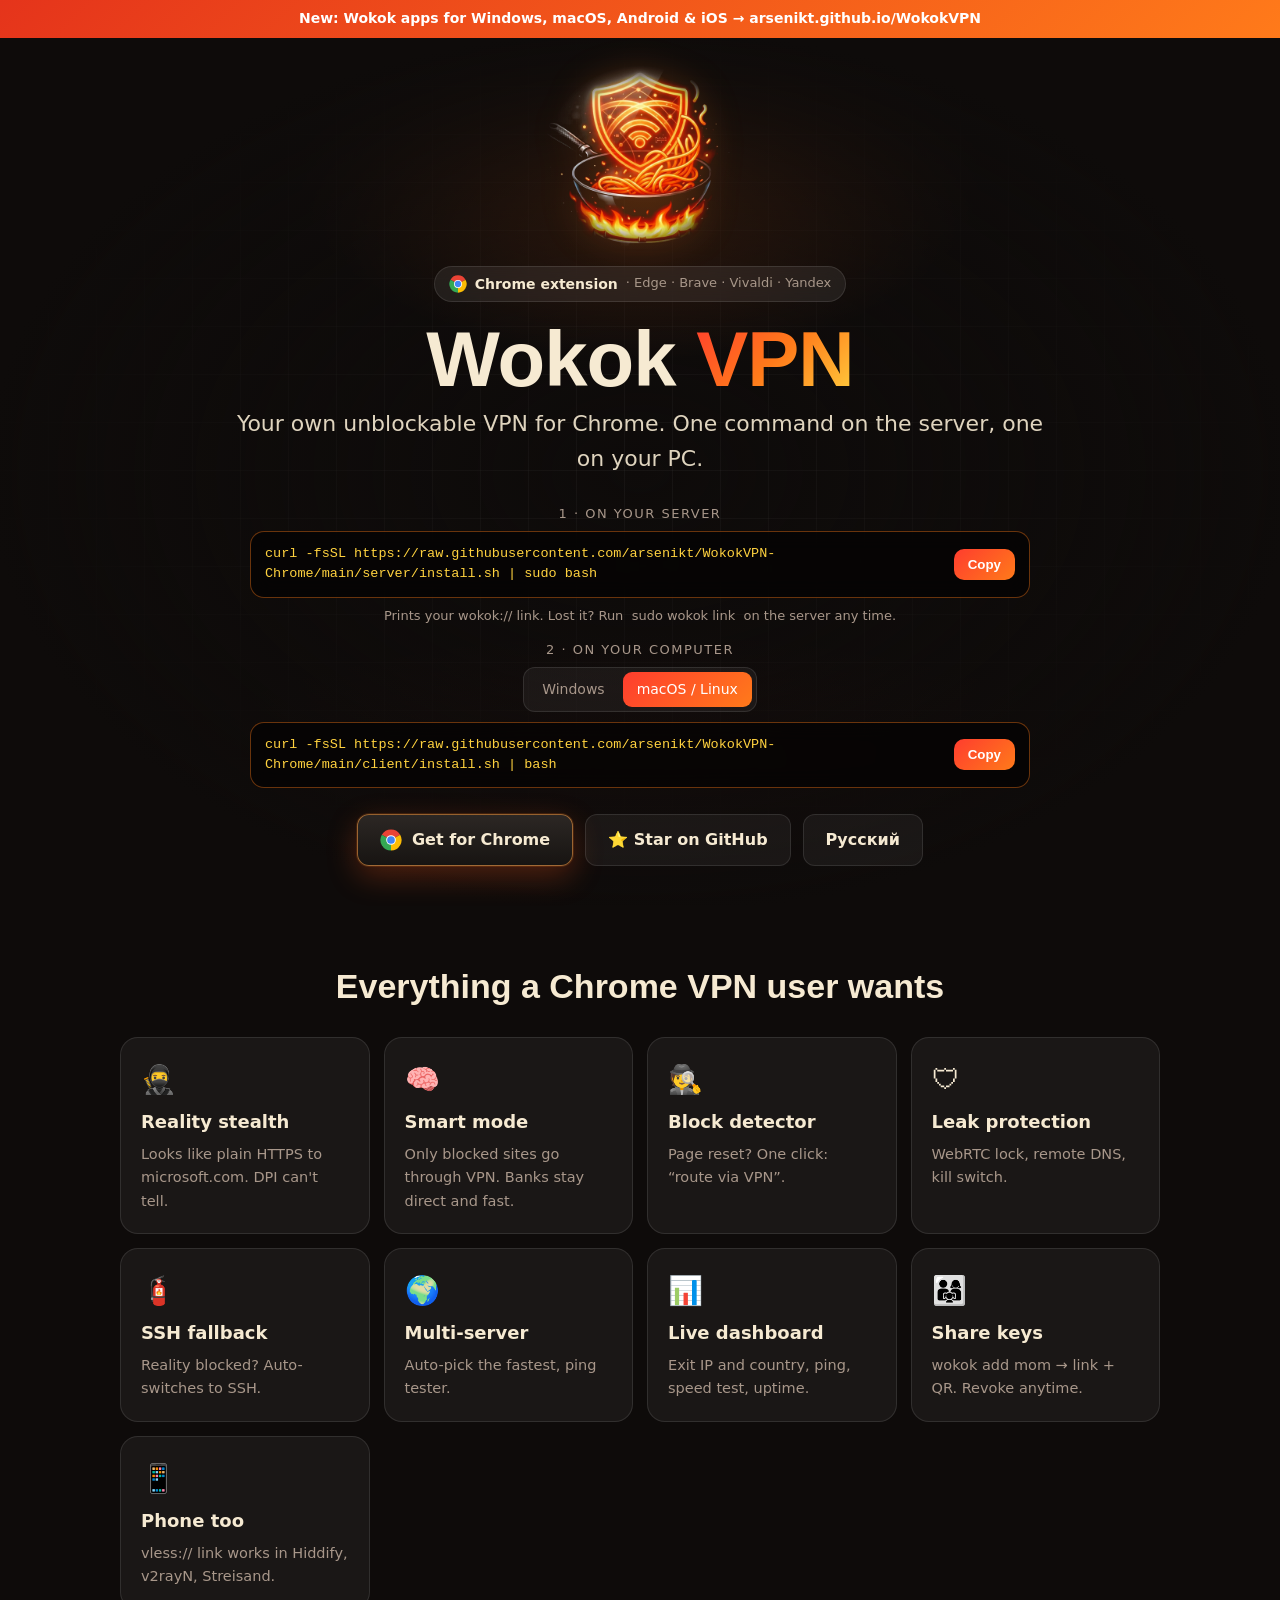
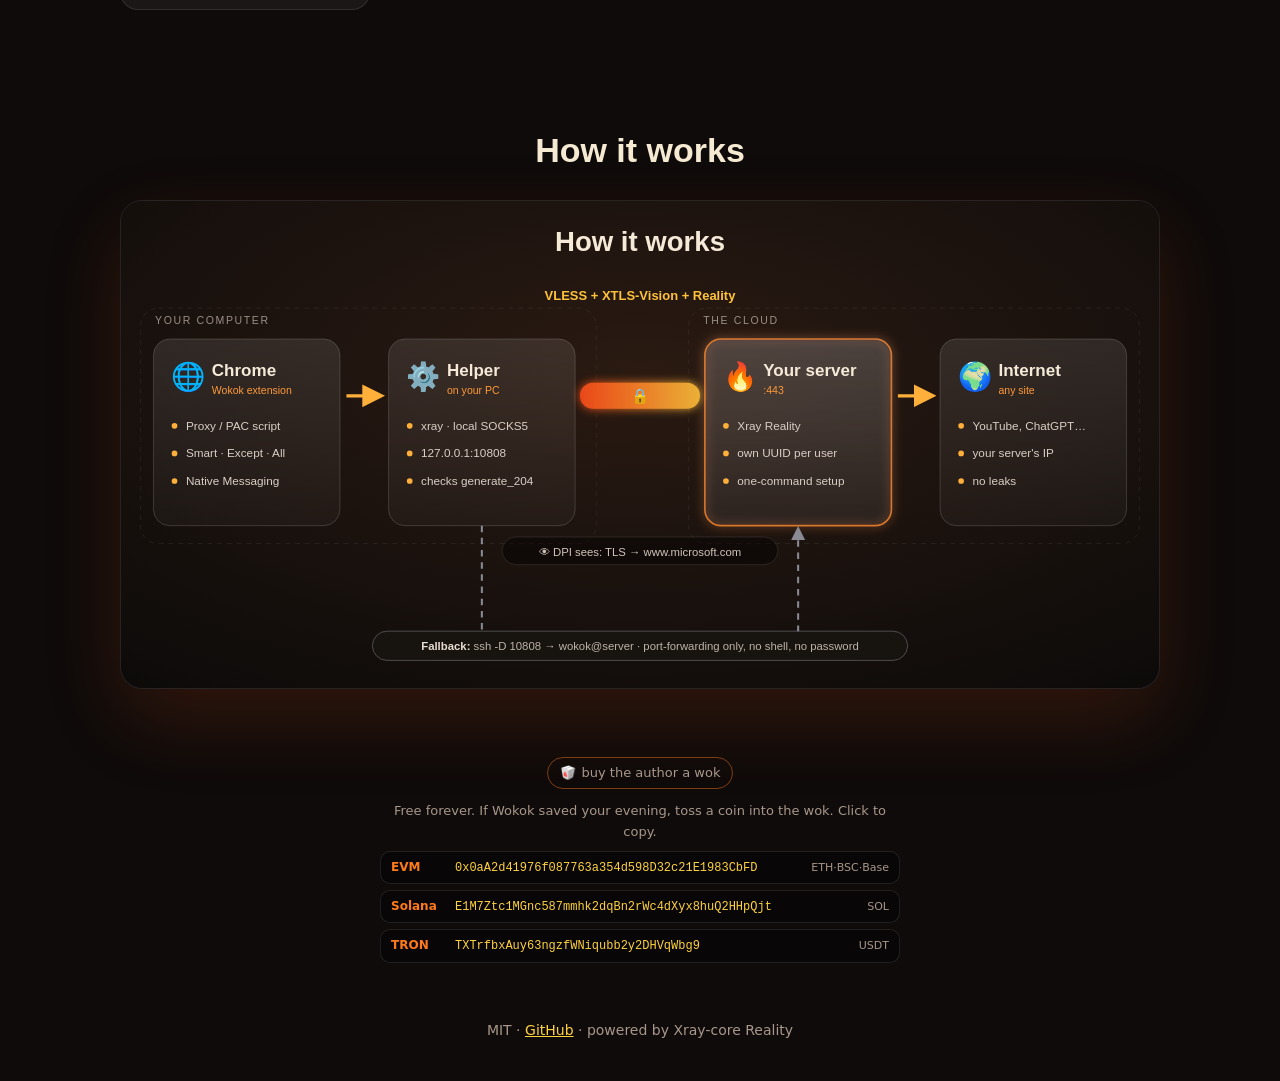
<file: docs/index.html>
<!doctype html>
<html lang="en">
<head>
<meta charset="utf-8">
<meta name="viewport" content="width=device-width,initial-scale=1">
<title>Wokok VPN — your own unblockable VPN for Chrome</title>
<meta name="description" content="VLESS Reality + SSH fallback, smart per-site routing, leak protection. One command on the server, one on your PC.">
<meta property="og:title" content="Wokok VPN — stir-fry your traffic">
<meta property="og:description" content="Your own unblockable VPN for Chrome. Open source.">
<meta property="og:image" content="https://arsenikt.github.io/WokokVPN-Chrome/img/banner.png">
<meta name="twitter:card" content="summary_large_image">
<link rel="icon" href="img/logo.png">
<style>
:root{--bg:#0e0b0a;--paper:#f6ead2;--fire:#ff7a1a;--chili:#ff3d2e;--gold:#ffd23f;--muted:#a8978a;--glass:rgba(255,255,255,.05);--line:rgba(255,255,255,.1)}
*{box-sizing:border-box}body{margin:0;background:var(--bg);color:var(--paper);font:16px/1.6 "Segoe UI",system-ui,-apple-system,sans-serif}
a{color:var(--gold)}
.hero{position:relative;min-height:92vh;display:grid;place-items:center;text-align:center;padding:40px 20px;overflow:hidden}
.hero:before{content:"";position:absolute;inset:0;background:radial-gradient(38% 30% at 50% 16%,rgba(255,110,30,.30),transparent 70%),radial-gradient(70% 45% at 50% 100%,rgba(255,61,46,.16),transparent 70%),linear-gradient(rgba(255,255,255,.035) 1px,transparent 1px) 0 0/48px 48px,linear-gradient(90deg,rgba(255,255,255,.035) 1px,transparent 1px) 0 0/48px 48px}
.hero:after{content:"";position:absolute;inset:0;background:radial-gradient(60% 60% at 50% 50%,transparent,var(--bg) 85%),linear-gradient(transparent 60%,var(--bg))}
.hero>div{position:relative;z-index:1;max-width:820px}
.logo{display:block;width:200px;margin:-20px auto -6px;filter:drop-shadow(0 0 18px rgba(255,122,26,.35));animation:sim 4s ease-in-out infinite}@keyframes sim{50%{transform:translateY(-6px);filter:drop-shadow(0 0 28px rgba(255,140,40,.55))}}
h1{font:900 clamp(40px,7vw,78px)/1 "Segoe UI Black","Arial Black",sans-serif;margin:18px 0 8px;letter-spacing:-1px}
h1 span{background:linear-gradient(135deg,var(--chili),var(--fire),var(--gold));-webkit-background-clip:text;background-clip:text;color:transparent}
.sub{font-size:clamp(17px,2.2vw,22px);color:var(--paper);opacity:.9;margin:0 0 28px}
.tabs{display:inline-flex;gap:4px;padding:4px;border:1px solid var(--line);border-radius:12px;background:var(--glass);margin-bottom:10px}
.tabs button{border:0;background:none;color:var(--muted);padding:6px 14px;border-radius:9px;cursor:pointer;font:inherit;font-size:14px}
.tabs button.on{background:linear-gradient(135deg,var(--chili),var(--fire));color:#fff}
.cmd{display:flex;align-items:center;gap:10px;max-width:780px;margin:0 auto 10px;padding:12px 14px;border-radius:14px;background:rgba(0,0,0,.55);border:1px solid rgba(255,122,26,.4);backdrop-filter:blur(10px);text-align:left}
.cmd code{flex:1;min-width:0;font:13.5px/1.5 Consolas,monospace;color:var(--gold);white-space:normal;overflow-wrap:anywhere}
.cmd button{border:0;border-radius:10px;padding:8px 14px;font-weight:700;color:#fff;background:linear-gradient(135deg,var(--chili),var(--fire));cursor:pointer}
.hint2{font-size:13px;color:var(--muted);margin:-2px 0 6px;white-space:pre-wrap}
.cpill{text-decoration:none;color:var(--paper);transition:.2s;display:inline-flex;align-items:center;gap:8px;margin:14px 0 0;padding:6px 14px;border-radius:999px;background:rgba(255,255,255,.07);border:1px solid var(--line);backdrop-filter:blur(8px);font-size:14px;font-weight:600}
.cpill:hover{border-color:rgba(255,122,26,.6);background:rgba(255,122,26,.12);transform:translateY(-1px)}
.cpill i{font-style:normal;font-weight:400;color:var(--muted);font-size:13px}
.btn.chrome{display:inline-flex;align-items:center;gap:10px;background:linear-gradient(180deg,#2c2724,#171412);color:var(--paper);border:1px solid rgba(255,160,70,.55);box-shadow:0 0 0 1px rgba(255,122,26,.15),0 10px 30px rgba(255,90,30,.28)}
.btn.chrome:hover{border-color:var(--fire);box-shadow:0 0 0 1px rgba(255,122,26,.4),0 12px 36px rgba(255,90,30,.42)}
.step{font-size:13px;color:var(--muted);margin:14px 0 6px;text-transform:uppercase;letter-spacing:1.5px}
.btns{margin-top:26px;display:flex;gap:12px;justify-content:center;flex-wrap:wrap}
.btn{padding:12px 22px;border-radius:12px;text-decoration:none;font-weight:700;border:1px solid var(--line);background:var(--glass);color:var(--paper)}
.btn.main{background:linear-gradient(135deg,var(--chili),var(--fire));border:0;color:#fff;box-shadow:0 10px 30px rgba(255,90,30,.35)}
section{max-width:1080px;margin:0 auto;padding:60px 20px}
h2{font:800 34px/1.2 "Segoe UI",sans-serif;text-align:center;margin:0 0 30px}
.grid{display:grid;grid-template-columns:repeat(auto-fit,minmax(240px,1fr));gap:14px}
.card{padding:20px;border-radius:18px;background:var(--glass);border:1px solid var(--line)}
.card b{display:block;font-size:18px;margin:6px 0}.card p{margin:0;color:var(--muted);font-size:14.5px}
.card i{font-style:normal;font-size:28px}
.wide{width:100%;border-radius:22px;border:1px solid var(--line);box-shadow:0 30px 80px rgba(255,90,30,.15)}
footer{text-align:center;color:var(--muted);padding:40px 20px;font-size:14px}
.tip{max-width:560px;margin:0 auto;padding:0 20px 10px;text-align:center}
.tip .tipt{display:inline-flex;align-items:center;gap:6px;padding:5px 12px;border-radius:999px;border:1px solid var(--line);color:var(--muted);font-size:13px;opacity:.7;transition:opacity .2s}
.tip .tipt{opacity:1;border-color:rgba(255,122,26,.45)}
.tip p{color:var(--muted);font-size:13px;margin:12px 0 8px}
.addr{display:flex;align-items:center;gap:8px;margin:6px 0;padding:6px 10px;border-radius:10px;background:rgba(0,0,0,.4);border:1px solid var(--line);cursor:copy;text-align:left}
.addr b{min-width:56px;color:var(--fire);font-size:12px}.addr code{flex:1;min-width:0;font:12px Consolas,monospace;color:var(--gold);overflow-wrap:anywhere}
.addr span{font-size:11px;color:var(--muted);white-space:nowrap}
</style>
</head>
<body>
<a href="https://arsenikt.github.io/WokokVPN/" style="display:block;text-align:center;padding:9px 14px;background:linear-gradient(135deg,#e5341b,#ff7a1a);color:#fff;font:600 14px/1.4 system-ui,sans-serif;text-decoration:none">New: Wokok apps for Windows, macOS, Android &amp; iOS &rarr; arsenikt.github.io/WokokVPN</a>
<div class="hero"><div>
  <img class="logo" src="img/logo-glow.png" alt="">
  <a class="cpill" href="https://github.com/arsenikt/WokokVPN-Chrome/releases/latest"><img src="img/chrome.svg" alt="" width="18" height="18"><span data-en="Chrome extension" data-ru="Расширение для Chrome"></span><i>· Edge · Brave · Vivaldi · Yandex</i></a>
  <h1>Wokok <span>VPN</span></h1>
  <p class="sub" data-en="Your own unblockable VPN for Chrome. One command on the server, one on your PC." data-ru="Свой неблокируемый VPN для Chrome. Одна команда на сервере, одна на ПК."></p>
  <div class="step" data-en="1 · on your server" data-ru="1 · на сервере"></div>
  <div class="cmd"><code>curl -fsSL https://raw.githubusercontent.com/arsenikt/WokokVPN-Chrome/main/server/install.sh | sudo bash</code><button>Copy</button></div>
  <div class="hint2" data-en="Prints your wokok:// link. Lost it? Run  sudo wokok link  on the server any time." data-ru="Выдаст ссылку wokok://. Потеряли? На сервере в любой момент:  sudo wokok link"></div>
  <div class="step" data-en="2 · on your computer" data-ru="2 · на компьютере"></div>
  <div class="tabs"><button class="on" data-os="win">Windows</button><button data-os="nix">macOS / Linux</button></div>
  <div class="cmd"><code id="client"></code><button>Copy</button></div>
  <div class="btns">
    <a class="btn chrome" href="https://github.com/arsenikt/WokokVPN-Chrome/releases/latest"><img src="img/chrome.svg" alt="" width="22" height="22"><span data-en="Get for Chrome" data-ru="Установить в Chrome"></span></a>
    <a class="btn" href="https://github.com/arsenikt/WokokVPN-Chrome" data-en="⭐ Star on GitHub" data-ru="⭐ Звезда на GitHub"></a>
    <a class="btn" href="#" id="lang">Русский</a>
  </div>
</div></div>

<section>
  <h2 data-en="Everything a Chrome VPN user wants" data-ru="Всё, что нужно тем, кто сидит через VPN в Chrome"></h2>
  <div class="grid" id="features"></div>
</section>
<section><h2 data-en="How it works" data-ru="Как это работает"></h2><img class="wide hiw" src="img/how-it-works.svg" data-src-en="img/how-it-works.svg" data-src-ru="img/how-it-works.ru.svg" alt="How it works"></section>
<div class="tip" id="wok">
  <div class="tipt">🥡 <span data-en="buy the author a wok" data-ru="на покупку вока"></span></div>
  <p data-en="Free forever. If Wokok saved your evening, toss a coin into the wok. Click to copy." data-ru="Бесплатно навсегда. Если Wokok выручил, киньте монетку в вок. Нажмите, чтобы скопировать."></p>
  <div class="addr"><b>EVM</b><code>0x0aA2d41976f087763a354d598D32c21E1983CbFD</code><span>ETH·BSC·Base</span></div>
  <div class="addr"><b>Solana</b><code>E1M7Ztc1MGnc587mmhk2dqBn2rWc4dXyx8huQ2HHpQjt</code><span>SOL</span></div>
  <div class="addr"><b>TRON</b><code>TXTrfbxAuy63ngzfWNiqubb2y2DHVqWbg9</code><span>USDT</span></div>
</div>
<footer>MIT · <a href="https://github.com/arsenikt/WokokVPN-Chrome">GitHub</a> · powered by Xray-core Reality</footer>

<script>
const F=[["🥷","Reality stealth","Reality-маскировка","Looks like plain HTTPS to microsoft.com. DPI can't tell.","Выглядит как обычный HTTPS к microsoft.com, DPI не отличит."],
["🧠","Smart mode","Умный режим","Only blocked sites go through VPN. Banks stay direct and fast.","Через VPN только заблокированное, банки работают напрямую и быстро."],
["🕵️","Block detector","Детектор блокировок","Page reset? One click: “route via VPN”.","Сайт отвалился? Один клик: «открыть через VPN»."],
["🛡","Leak protection","Без утечек","WebRTC lock, remote DNS, kill switch.","Блок WebRTC, удалённый DNS, kill switch."],
["🧯","SSH fallback","Запасной SSH","Reality blocked? Auto-switches to SSH.","Reality заблокировали? Сам переключится на SSH."],
["🌍","Multi-server","Много серверов","Auto-pick the fastest, ping tester.","Автовыбор самого быстрого, пинг-тест."],
["📊","Live dashboard","Дашборд","Exit IP and country, ping, speed test, uptime.","IP и страна, пинг, тест скорости, аптайм."],
["👨‍👩‍👧","Share keys","Ключи для близких","wokok add mom → link + QR. Revoke anytime.","wokok add mama → ссылка + QR. Отзыв в любой момент."],
["📱","Phone too","И на телефоне","vless:// link works in Hiddify, v2rayN, Streisand.","Ссылка vless:// работает в Hiddify, v2rayN, Streisand."]];
const CL={win:"irm https://raw.githubusercontent.com/arsenikt/WokokVPN-Chrome/main/client/install.ps1 | iex",nix:"curl -fsSL https://raw.githubusercontent.com/arsenikt/WokokVPN-Chrome/main/client/install.sh | bash"};
let L=navigator.language.startsWith("ru")?"ru":"en",os=navigator.platform.startsWith("Win")?"win":"nix";
function render(){document.documentElement.lang=L;document.querySelectorAll("[data-src-en]").forEach(e=>e.src=e.dataset["src"+L[0].toUpperCase()+L[1]]);document.querySelectorAll("[data-en]").forEach(e=>e.textContent=e.dataset[L]);
document.getElementById("lang").textContent=L==="ru"?"English":"Русский";
document.getElementById("features").innerHTML=F.map(f=>`<div class="card"><i>${f[0]}</i><b>${L==="ru"?f[2]:f[1]}</b><p>${L==="ru"?f[4]:f[3]}</p></div>`).join("");
document.getElementById("client").textContent=CL[os];document.querySelectorAll(".tabs button").forEach(b=>b.classList.toggle("on",b.dataset.os===os));}
document.getElementById("lang").onclick=e=>{e.preventDefault();L=L==="ru"?"en":"ru";render()};
document.querySelector(".tabs").onclick=e=>{if(e.target.dataset.os){os=e.target.dataset.os;render()}};
document.querySelectorAll(".cmd button").forEach(b=>b.onclick=()=>{navigator.clipboard.writeText(b.previousElementSibling.textContent);b.textContent="✔";setTimeout(()=>b.textContent="Copy",1400)});
document.querySelectorAll(".addr").forEach(a=>a.onclick=()=>{navigator.clipboard.writeText(a.querySelector("code").textContent);const s=a.querySelector("span"),t=s.textContent;s.textContent="✔ copied";setTimeout(()=>s.textContent=t,1400)});
render();
</script>
</body>
</html>
</file>
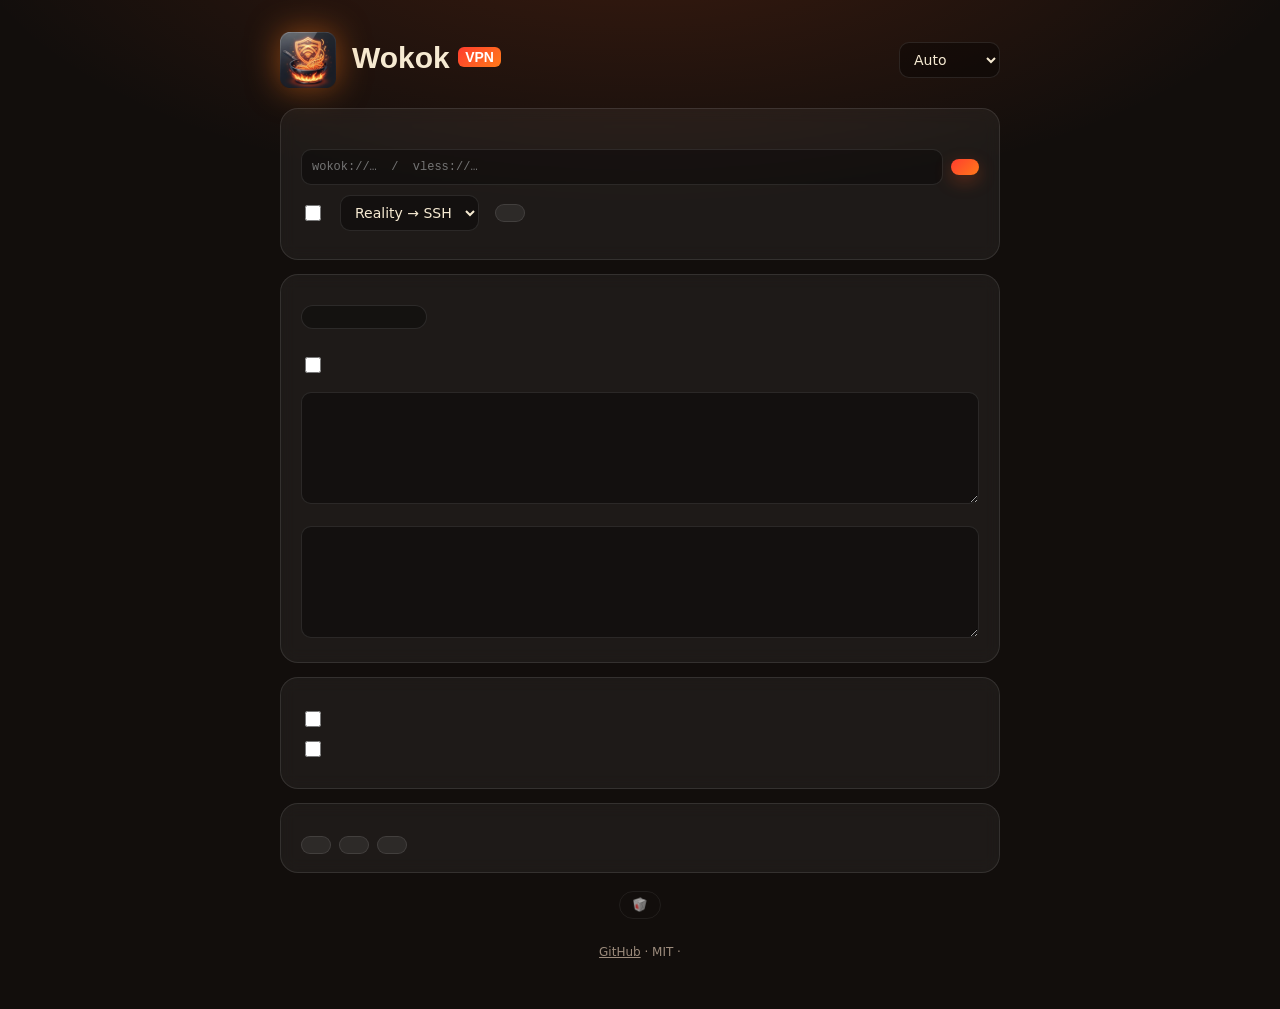
<file: extension/options.html>
<!doctype html>
<html>
<head>
<meta charset="utf-8">
<title>Wokok VPN · Settings</title>
<link rel="stylesheet" href="options.css">
</head>
<body>
<div class="wrap">
  <header>
    <img src="icons/on128.png" alt="" width="56" height="56">
    <div><h1>Wokok <span>VPN</span></h1><p data-t="tag"></p></div>
    <select id="lang"><option value="">Auto</option><option value="en">English</option><option value="ru">Русский</option></select>
  </header>

  <div id="hostWarn" class="card warn" hidden>
    <h2 data-t="hostTitle"></h2>
    <p data-t="hostText"></p>
    <code id="cmdWin"></code><code id="cmdNix"></code>
  </div>

  <div class="card">
    <h2 data-t="servers"></h2>
    <ul id="servers"></ul>
    <div class="row">
      <input id="link" placeholder="wokok://…  /  vless://…" spellcheck="false">
      <button id="add" class="primary" data-t="add"></button>
    </div>
    <div id="addErr" class="err"></div>
    <div class="row opts">
      <label><input type="checkbox" id="autoBest"> <span data-t="autoBest"></span></label>
      <label><span data-t="transport"></span>
        <select id="transport"><option value="auto">Reality → SSH</option><option value="reality">Reality only</option><option value="ssh">SSH only</option></select></label>
      <button id="pingAll" data-t="pingAll"></button>
    </div>
    <p class="hint" data-t="serverHint"></p>
  </div>

  <div class="card">
    <h2 data-t="routing"></h2>
    <div class="seg" id="mode">
      <button data-mode="all"></button><button data-mode="smart"></button><button data-mode="except"></button>
    </div>
    <p class="hint" id="modeHint"></p>

    <div id="smartBox">
      <h3 data-t="presets"></h3>
      <div id="presets" class="presets"></div>
      <label class="line"><input type="checkbox" id="community"> <span data-t="community"></span> <b id="cCount"></b>
        <button id="cRefresh" class="link" data-t="refresh"></button></label>
      <h3 data-t="mySites"></h3>
      <textarea id="smartSites" rows="5" spellcheck="false"></textarea>
    </div>
    <div id="exceptBox">
      <h3 data-t="exceptSites"></h3>
      <textarea id="exceptSites" rows="5" spellcheck="false"></textarea>
    </div>
  </div>

  <div class="card">
    <h2 data-t="protection"></h2>
    <label class="line"><input type="checkbox" id="killSwitch"> <span data-t="kill"></span></label>
    <label class="line"><input type="checkbox" id="webrtc"> <span data-t="webrtc"></span></label>
    <p class="hint" data-t="dnsHint"></p>
  </div>

  <div class="card">
    <h2 data-t="extras"></h2>
    <p data-t="keys"></p>
    <div class="row">
      <button id="shortcuts" data-t="editKeys"></button>
      <button id="export" data-t="export"></button>
      <label class="btn"><span data-t="import"></span><input type="file" id="import" accept=".json" hidden></label>
    </div>
  </div>

  <details class="tip" id="wok">
    <summary>🥡 <span data-t="wokTitle"></span></summary>
    <p class="hint" data-t="wokText"></p>
    <div class="addr"><b>EVM</b><code>0x0aA2d41976f087763a354d598D32c21E1983CbFD</code></div>
    <div class="addr"><b>Solana</b><code>E1M7Ztc1MGnc587mmhk2dqBn2rWc4dXyx8huQ2HHpQjt</code></div>
    <div class="addr"><b>TRON</b><code>TXTrfbxAuy63ngzfWNiqubb2y2DHVqWbg9</code></div>
  </details>

  <footer><a href="https://github.com/arsenikt/WokokVPN-Chrome" target="_blank">GitHub</a> · MIT · <span id="ver"></span></footer>
</div>
<script type="module" src="options.js"></script>
</body>
</html>
</file>
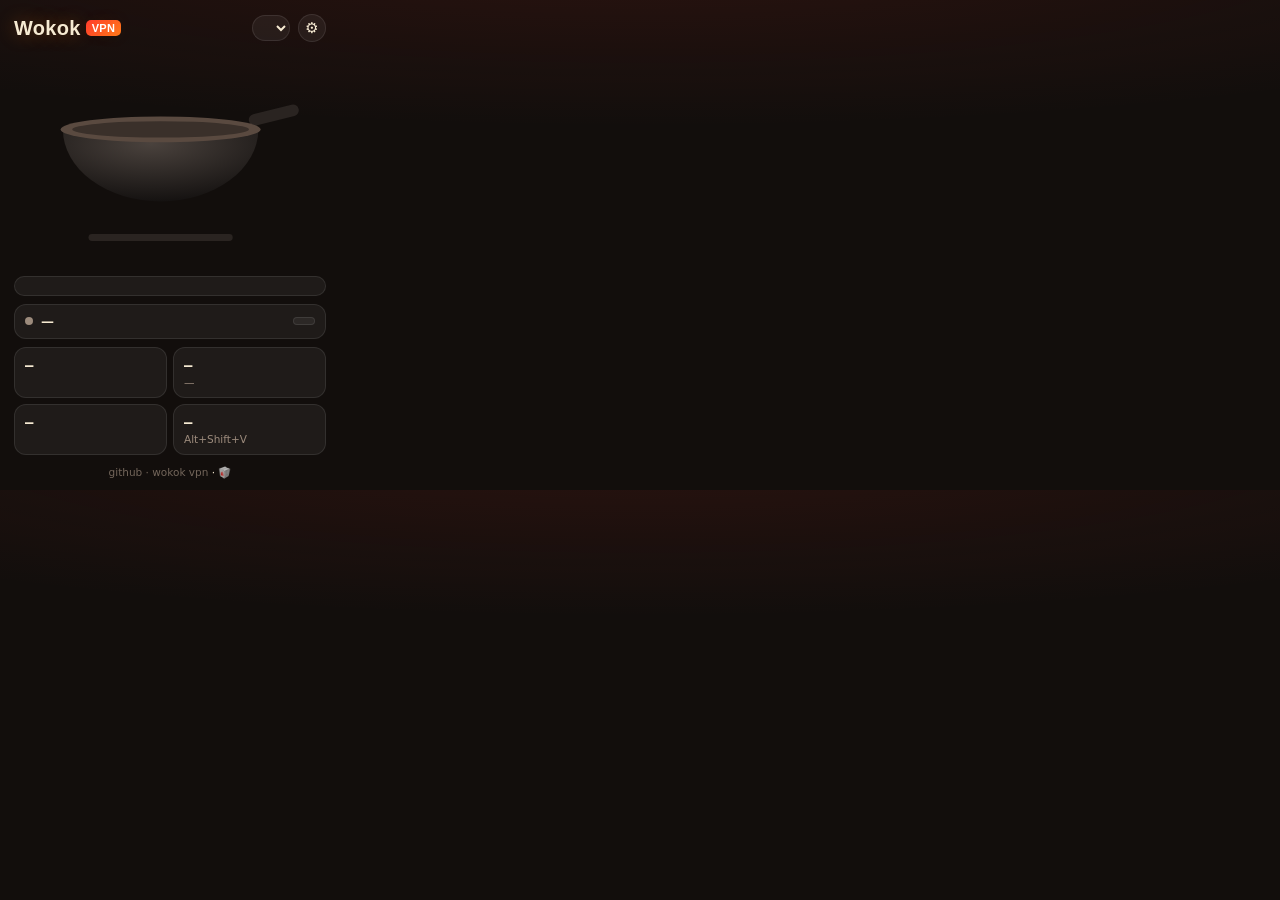
<file: extension/popup.html>
<!doctype html>
<html>
<head>
<meta charset="utf-8">
<title>Wokok VPN</title>
<link rel="stylesheet" href="popup.css">
</head>
<body class="off">
  <header>
    <div class="logo">Wokok<span>VPN</span></div>
    <select id="server" class="chip" title="Server"></select>
    <button id="opts" class="icon" title="Settings" aria-label="Settings">⚙</button>
  </header>

  <!-- onboarding -->
  <section id="welcome" hidden>
    <p id="wStep1" class="step"></p>
    <code id="srvCmd" title="Copy"></code>
    <small id="wHint" class="muted"></small>
    <p id="wTitle" class="step"></p>
    <textarea id="link" rows="3" placeholder="wokok://…  or  vless://…" spellcheck="false"></textarea>
    <button id="addBtn" class="primary"></button>
    <div id="wErr" class="err"></div>
    <a id="howTo" target="_blank"></a>
  </section>

  <!-- helper missing -->
  <section id="nohost" hidden>
    <p id="nhText"></p>
    <div class="os"><button data-os="win" class="on">Windows</button><button data-os="nix">macOS / Linux</button></div>
    <code id="cmd"></code>
    <button id="copyCmd" class="primary"></button>
  </section>

  <main id="main">
    <button id="toggle" class="stage" aria-label="VPN on/off">
      <div class="glow"></div>
      <svg viewBox="0 0 220 170" class="wok" aria-hidden="true">
        <defs>
          <radialGradient id="iron" cx="45%" cy="20%" r="80%"><stop offset="0" stop-color="#4a423d"/><stop offset="1" stop-color="#151211"/></radialGradient>
          <linearGradient id="fire" x1="0" y1="1" x2="0" y2="0"><stop offset="0" stop-color="#ffd23f"/><stop offset=".5" stop-color="#ff7a1a"/><stop offset="1" stop-color="#e5341b" stop-opacity="0"/></linearGradient>
        </defs>
        <g class="food">
          <path class="noodle" d="M70 52 q12 -26 26 -6 q10 14 22 -8"/>
          <path class="noodle" d="M104 46 q14 -30 30 -4"/>
          <circle class="pea" cx="88" cy="34" r="5"/><circle class="chili" cx="128" cy="28" r="5"/><circle class="pea" cx="112" cy="20" r="4"/>
        </g>
        <g class="pan">
          <rect x="178" y="58" width="44" height="10" rx="5" transform="rotate(-14 178 63)" fill="#2a2421"/>
          <path d="M18 70 A84 62 0 0 0 186 70 Z" fill="url(#iron)"/>
          <ellipse cx="102" cy="70" rx="86" ry="11" class="rim"/><ellipse cx="102" cy="70" rx="76" ry="7" class="sauce"/>
        </g>
        <g class="flames">
          <path d="M70 168 q-14 -22 0 -40 q4 16 12 10 q8 18 -12 30z" fill="url(#fire)"/>
          <path d="M102 168 q-18 -30 0 -50 q6 22 14 14 q8 22 -14 36z" fill="url(#fire)"/>
          <path d="M134 168 q-14 -22 0 -40 q4 16 12 10 q8 18 -12 30z" fill="url(#fire)"/>
        </g>
        <rect x="40" y="160" width="124" height="6" rx="3" fill="#2a2421"/>
      </svg>
    </button>

    <div class="status"><div id="title"></div><div id="sub"></div></div>

    <div class="seg" id="modes">
      <button data-mode="all"></button><button data-mode="smart"></button><button data-mode="except"></button>
    </div>

    <div id="blocked" class="banner" hidden><span id="bText"></span><button id="bYes"></button></div>

    <div class="site" id="site">
      <span class="dot"></span><b id="siteHost">—</b>
      <button id="siteBtn" class="pill"></button>
    </div>

    <div class="tiles">
      <div class="tile"><span id="lIp"></span><b id="ip">—</b><i id="geo"></i></div>
      <div class="tile"><span id="lPing"></span><b id="ping">—</b><i id="mode">—</i></div>
      <div class="tile click" id="speedTile"><span id="lSpeed"></span><b id="speed">—</b><i id="speedHint"></i></div>
      <div class="tile"><span id="lUp"></span><b id="timer">—</b><i>Alt+Shift+V</i></div>
    </div>
  </main>

  <footer><a id="repo" target="_blank">github · wokok vpn</a> · <a id="wok" href="#" title="">🥡</a></footer>
  <script type="module" src="popup.js"></script>
</body>
</html>
</file>
<file: extension/options.css>
:root { --bg: #120e0c; --glass: rgba(255,255,255,.05); --line: rgba(255,255,255,.1); --paper: #f6ead2; --fire: #ff7a1a; --chili: #ff3d2e; --gold: #ffd23f; --muted: #9c8b7c; }
* { box-sizing: border-box; }
body { margin: 0; min-height: 100vh; font: 14px/1.5 "Segoe UI", system-ui, -apple-system, sans-serif; color: var(--paper);
  background: radial-gradient(90% 50% at 50% -10%, rgba(255,90,30,.18), transparent 60%), var(--bg); }
.wrap { max-width: 760px; margin: 0 auto; padding: 32px 20px 48px; }
header { display: flex; align-items: center; gap: 16px; margin-bottom: 20px; }
header img { filter: drop-shadow(0 0 16px rgba(255,122,26,.5)); }
header div { flex: 1; }
h1 { margin: 0; font: 900 30px/1 "Segoe UI Black", "Arial Black", sans-serif; }
h1 span { font-size: 14px; vertical-align: 6px; padding: 2px 7px; border-radius: 6px; background: linear-gradient(135deg, var(--chili), var(--fire)); color: #fff; }
header p { margin: 4px 0 0; color: var(--muted); }
.card { background: var(--glass); border: 1px solid var(--line); border-radius: 18px; padding: 18px 20px; margin-bottom: 14px; backdrop-filter: blur(8px); }
.card.warn { border-color: rgba(255,210,63,.5); background: rgba(255,210,63,.06); }
h2 { margin: 0 0 12px; font-size: 16px; } h3 { margin: 16px 0 8px; font-size: 13px; color: var(--muted); text-transform: uppercase; letter-spacing: .8px; }
.hint { color: var(--muted); font-size: 12.5px; margin: 10px 0 0; }
.err { color: #ff8a70; font-size: 13px; }
.row { display: flex; gap: 8px; align-items: center; flex-wrap: wrap; margin-top: 10px; }
.row.opts { gap: 16px; }
input, select, textarea { font: inherit; color: var(--paper); background: rgba(0,0,0,.35); border: 1px solid var(--line); border-radius: 10px; padding: 8px 10px; outline: none; }
input:focus, textarea:focus, select:focus { border-color: var(--fire); }
select option { background: #221a16; }
#link { flex: 1; min-width: 240px; font-family: Consolas, monospace; font-size: 12px; }
textarea { width: 100%; font: 12.5px/1.5 Consolas, monospace; resize: vertical; }
button, .btn { font: inherit; color: var(--paper); background: rgba(255,255,255,.07); border: 1px solid var(--line); border-radius: 10px; padding: 8px 14px; cursor: pointer; }
button:hover, .btn:hover { border-color: var(--fire); }
.primary { border: 0; color: #fff; font-weight: 700; background: linear-gradient(135deg, var(--chili), var(--fire)); box-shadow: 0 6px 18px rgba(255,90,30,.3); }
.link { background: none; border: 0; color: var(--gold); padding: 0 4px; text-decoration: underline; }
input[type=checkbox] { accent-color: var(--fire); width: 16px; height: 16px; vertical-align: -3px; }
label.line { display: block; margin: 8px 0; }
#servers { list-style: none; padding: 0; margin: 0; display: grid; gap: 6px; }
#servers li { display: flex; align-items: center; gap: 10px; padding: 10px 12px; border-radius: 12px; background: rgba(0,0,0,.25); border: 1px solid var(--line); }
#servers li.active { border-color: var(--fire); box-shadow: 0 0 0 1px rgba(255,122,26,.3) inset; }
#servers li b { flex: 1; } #servers li small { color: var(--muted); font-family: Consolas, monospace; }
#servers li .ms { min-width: 60px; text-align: right; font-family: Consolas, monospace; color: var(--gold); }
#servers li .tag { font-size: 11px; padding: 1px 6px; border-radius: 6px; background: rgba(255,255,255,.08); color: var(--muted); }
#servers li button { padding: 4px 10px; font-size: 12px; }
.seg { display: inline-grid; grid-template-columns: repeat(3, auto); padding: 4px; gap: 4px; background: rgba(0,0,0,.3); border: 1px solid var(--line); border-radius: 12px; }
.seg button { border: 0; background: none; padding: 7px 18px; color: var(--muted); }
.seg button.on { color: #fff; font-weight: 600; background: linear-gradient(135deg, rgba(255,61,46,.9), rgba(255,122,26,.9)); }
.presets { display: flex; flex-wrap: wrap; gap: 8px; }
.presets label { padding: 6px 12px; border-radius: 999px; border: 1px solid var(--line); background: rgba(0,0,0,.25); cursor: pointer; }
.presets label:has(input:checked) { border-color: var(--fire); background: rgba(255,122,26,.12); }
.presets input { display: none; }
code { display: block; margin-top: 8px; padding: 8px 10px; border-radius: 10px; background: rgba(0,0,0,.4); color: var(--gold); font: 12px Consolas, monospace; word-break: break-all; cursor: copy; }
footer { text-align: center; color: var(--muted); font-size: 12px; margin-top: 24px; } footer a { color: var(--muted); }
.tip { max-width: 520px; margin: 18px auto 0; text-align: center; }
.tip summary { display: inline-block; list-style: none; cursor: pointer; padding: 4px 12px; border-radius: 999px; border: 1px solid var(--line); color: var(--muted); font-size: 12.5px; opacity: .65; }
.tip summary::-webkit-details-marker { display: none; }
.tip summary:hover, .tip[open] summary { opacity: 1; border-color: rgba(255,122,26,.45); }
.tip .addr { text-align: left; }
.addr { display: flex; gap: 8px; align-items: center; margin-top: 6px; padding: 6px 10px; border-radius: 10px; background: rgba(0,0,0,.35); border: 1px solid var(--line); cursor: copy; }
.addr b { min-width: 58px; font-size: 12px; color: var(--fire); }
.addr code { margin: 0; padding: 0; background: none; font-size: 11.5px; overflow-wrap: anywhere; }
.addr.ok { border-color: var(--fire); }
.sshl { font-size: 11px; color: var(--muted); display: inline-flex; align-items: center; gap: 4px; }
.sshp { width: 66px; padding: 3px 6px; font-size: 12px; border-radius: 8px; }
</file>
<file: extension/popup.css>
:root {
  --bg: #120e0c; --glass: rgba(255,255,255,.055); --line: rgba(255,255,255,.09);
  --paper: #f6ead2; --fire: #ff7a1a; --chili: #ff3d2e; --gold: #ffd23f; --muted: #9c8b7c; --ok: #5ee08a;
}
* { box-sizing: border-box; margin: 0; }
body {
  width: 340px; padding: 14px 14px 10px;
  font: 13px/1.35 "Segoe UI", system-ui, -apple-system, sans-serif; color: var(--paper);
  background: radial-gradient(140% 60% at 50% -10%, rgba(255,61,46,.10), transparent 60%), var(--bg);
  user-select: none;
}
body.on { background: radial-gradient(130% 70% at 50% 40%, rgba(255,122,26,.22), transparent 62%), var(--bg); }
button { font: inherit; color: inherit; cursor: pointer; }
[hidden] { display: none !important; }

header { display: flex; align-items: center; gap: 8px; }
.logo { font: 900 20px/1 "Segoe UI Black", "Arial Black", sans-serif; letter-spacing: .3px; margin-right: auto; text-shadow: 0 0 18px rgba(255,122,26,.35); }
.logo span { margin-left: 5px; padding: 2px 6px; border-radius: 5px; font-size: 11px; vertical-align: 3px; background: linear-gradient(135deg, var(--chili), var(--fire)); color: #fff; }
.chip { max-width: 150px; background: var(--glass); border: 1px solid var(--line); border-radius: 999px; color: var(--paper); padding: 4px 8px; font-size: 12px; outline: none; }
.chip option { background: #221a16; }
.icon { background: var(--glass); border: 1px solid var(--line); border-radius: 50%; width: 28px; height: 28px; font-size: 15px; }
.icon:hover, .chip:hover { border-color: rgba(255,122,26,.5); }

.stage { position: relative; display: block; width: 100%; margin: 6px 0 0; padding: 0; background: none; border: 0; border-radius: 18px; }
.stage:focus-visible { outline: 2px solid var(--gold); outline-offset: 2px; }
.stage:disabled { cursor: progress; }
.glow { position: absolute; inset: 30% 20% 0; border-radius: 50%; background: radial-gradient(closest-side, rgba(255,122,26,.55), transparent); filter: blur(18px); opacity: 0; transition: opacity .5s; }
body.on .glow { opacity: 1; animation: pulse 2.4s infinite ease-in-out; }
@keyframes pulse { 50% { transform: scale(1.08); opacity: .75; } }
.wok { position: relative; width: 82%; margin: 0 auto; height: auto; display: block; overflow: visible; }
.rim { fill: #5a4a40; transition: fill .4s; } body.on .rim { fill: var(--fire); }
.sauce { fill: #3a302a; transition: fill .4s; } body.on .sauce { fill: #c8641e; }
.flames { transform-origin: 102px 168px; transform: scaleY(0); opacity: 0; transition: transform .45s cubic-bezier(.3,1.6,.5,1), opacity .3s; }
body.on .flames { transform: scaleY(1); opacity: 1; }
body.on .flames path { animation: flicker .5s infinite alternate ease-in-out; transform-origin: center bottom; transform-box: fill-box; }
body.on .flames path:nth-child(2) { animation-delay: .15s; } body.on .flames path:nth-child(3) { animation-delay: .3s; }
@keyframes flicker { from { transform: scaleY(.88) skewX(-3deg); } to { transform: scaleY(1.08) skewX(3deg); } }
.food { opacity: 0; transition: opacity .3s; } body.on .food { opacity: 1; }
.noodle { fill: none; stroke: var(--gold); stroke-width: 4; stroke-linecap: round; } .pea { fill: #7bc043; } .chili { fill: var(--chili); }
body.on .pan { animation: toss 2.4s infinite ease-in-out; transform-origin: 102px 90px; }
body.on .food > * { animation: fly 2.4s infinite ease-in-out; transform-box: fill-box; }
body.on .food > *:nth-child(2n) { animation-delay: .1s; }
@keyframes toss { 0%,60%,100% { transform: rotate(0); } 70% { transform: rotate(-6deg) translateY(-3px); } 80% { transform: rotate(3deg); } }
@keyframes fly { 0%,62%,100% { transform: translateY(14px); opacity: 0; } 74% { transform: translateY(-6px); opacity: 1; } 90% { transform: translateY(10px); opacity: .9; } }
body.busy .pan { animation: shake .25s infinite; transform-origin: 102px 90px; }
@keyframes shake { 0%,100% { transform: rotate(-2deg); } 50% { transform: rotate(2deg); } }

.status { text-align: center; margin: 2px 0 10px; }
#title { font: 800 18px/1.2 "Segoe UI", sans-serif; } body.on #title { color: var(--gold); text-shadow: 0 0 14px rgba(255,210,63,.4); }
#sub { color: var(--muted); margin-top: 2px; min-height: 18px; font-size: 12px; }
body.err #sub { color: #ff8a70; }

.seg { display: grid; grid-template-columns: repeat(3, 1fr); padding: 3px; gap: 3px; background: var(--glass); border: 1px solid var(--line); border-radius: 12px; }
.seg button { border: 0; background: none; border-radius: 9px; padding: 6px 0; font-size: 12px; color: var(--muted); }
.seg button.on { background: linear-gradient(135deg, rgba(255,61,46,.85), rgba(255,122,26,.9)); color: #fff; font-weight: 600; box-shadow: 0 4px 14px rgba(255,90,30,.35); }

.banner { display: flex; align-items: center; gap: 8px; margin-top: 8px; padding: 8px 10px; border-radius: 10px; background: rgba(255,210,63,.1); border: 1px solid rgba(255,210,63,.35); font-size: 12px; }
.banner span { flex: 1; }

.site { display: flex; align-items: center; gap: 8px; margin-top: 8px; padding: 8px 10px; background: var(--glass); border: 1px solid var(--line); border-radius: 12px; }
.site b { flex: 1; overflow: hidden; text-overflow: ellipsis; white-space: nowrap; font-weight: 600; }
.dot { width: 8px; height: 8px; border-radius: 50%; background: var(--muted); flex: none; }
.site.via .dot { background: var(--fire); box-shadow: 0 0 8px var(--fire); }
.pill { border: 1px solid var(--line); background: rgba(255,255,255,.06); border-radius: 999px; padding: 3px 10px; font-size: 11.5px; white-space: nowrap; }
.site.via .pill { border-color: rgba(255,122,26,.6); color: var(--gold); }
.pill:hover { border-color: var(--fire); }

.tiles { display: grid; grid-template-columns: 1fr 1fr; gap: 6px; margin-top: 8px; }
.tile { padding: 8px 10px; background: var(--glass); border: 1px solid var(--line); border-radius: 12px; min-width: 0; }
.tile.click { cursor: pointer; } .tile.click:hover { border-color: rgba(255,122,26,.5); }
.tile span { display: block; font-size: 9.5px; text-transform: uppercase; letter-spacing: .9px; color: var(--muted); }
.tile b { display: block; font: 700 14px/1.35 Consolas, "SF Mono", monospace; overflow: hidden; text-overflow: ellipsis; white-space: nowrap; }
.tile i { display: block; font-style: normal; font-size: 10.5px; color: var(--muted); overflow: hidden; text-overflow: ellipsis; white-space: nowrap; }

section { margin-top: 14px; display: grid; gap: 8px; }
section p { color: var(--paper); font-weight: 600; }
section .step { font-size: 12.5px; }
#srvCmd { cursor: copy; color: var(--gold); }
#srvCmd.ok { border-color: var(--fire); }
.muted { color: var(--muted); font-size: 11px; line-height: 1.4; }
textarea, code { width: 100%; background: rgba(0,0,0,.35); border: 1px solid var(--line); border-radius: 10px; color: var(--gold); padding: 8px; font: 11px/1.4 Consolas, monospace; resize: none; outline: none; word-break: break-all; display: block; }
textarea:focus { border-color: var(--fire); }
.primary { border: 0; border-radius: 10px; padding: 9px; font-weight: 700; color: #fff; background: linear-gradient(135deg, var(--chili), var(--fire)); box-shadow: 0 6px 18px rgba(255,90,30,.35); }
.primary:hover { filter: brightness(1.1); }
.err { color: #ff8a70; font-size: 12px; min-height: 0; }
section a, footer a { color: var(--muted); font-size: 12px; text-align: center; }
.os { display: flex; gap: 4px; } .os button { flex: 1; border: 1px solid var(--line); background: none; border-radius: 8px; padding: 5px; font-size: 12px; color: var(--muted); }
.os button.on { border-color: var(--fire); color: var(--paper); }

footer { margin-top: 10px; text-align: center; font-size: 10.5px; }
footer a { text-decoration: none; font-size: 10.5px; opacity: .7; } footer a:hover { opacity: 1; }
</file>
